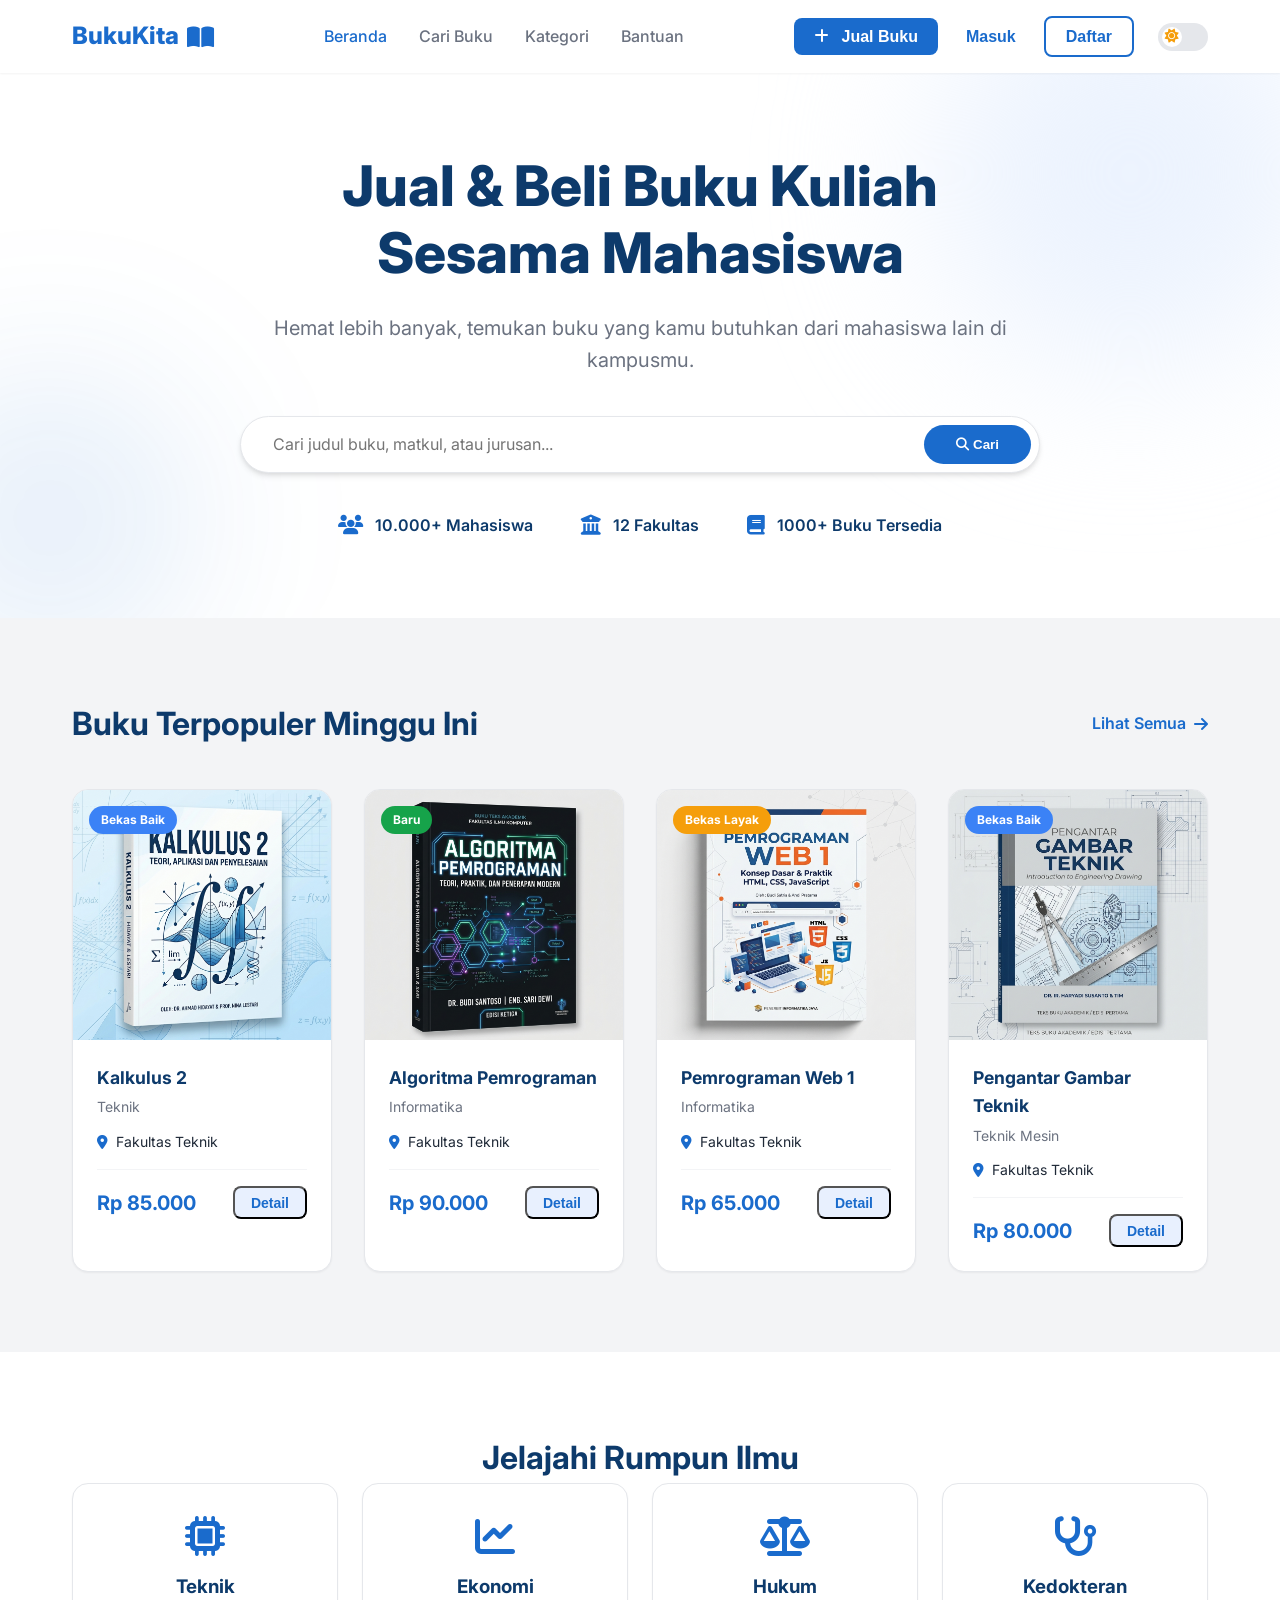
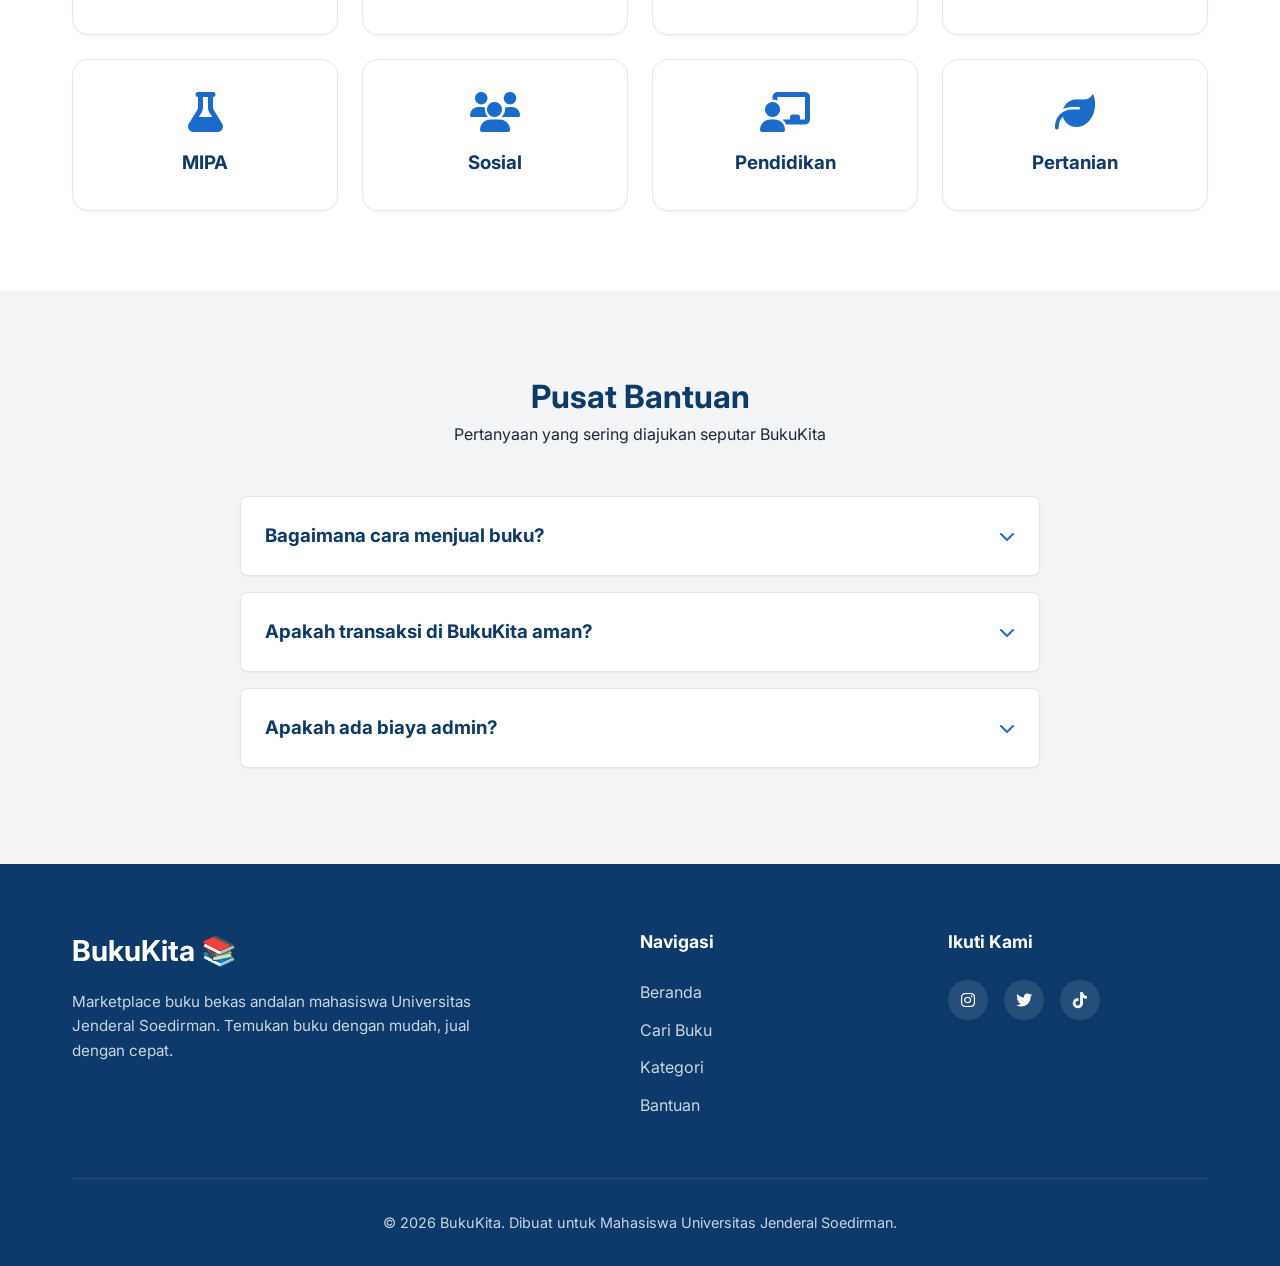
<file: index.html>
<!DOCTYPE html>
<html lang="id">

<head>
    <meta charset="UTF-8">
    <meta name="viewport" content="width=device-width, initial-scale=1.0">
    <title>BukuKita</title>
    <link rel="preconnect" href="https://fonts.googleapis.com">
    <link rel="preconnect" href="https://fonts.gstatic.com" crossorigin>
    <link href="https://fonts.googleapis.com/css2?family=Inter:wght@400;500;600;700;800&display=swap" rel="stylesheet">
    <link rel="stylesheet" href="https://cdnjs.cloudflare.com/ajax/libs/font-awesome/6.4.0/css/all.min.css">
    <link rel="stylesheet" href="style.css">
</head>

<body>
    <!-- Navbar -->
    <nav class="navbar">
        <div class="container nav-container">
            <a href="#" class="logo">BukuKita <i class="fa-solid fa-book-open"></i></a>
            <ul class="nav-links">
                <li><a href="#beranda" class="active">Beranda</a></li>
                <li><a href="#cari">Cari Buku</a></li>
                <li><a href="#kategori">Kategori</a></li>
                <li><a href="#bantuan">Bantuan</a></li>
            </ul>
            <div class="nav-buttons">
                <button class="btn btn-primary" onclick="openModal('jualModal')"><i class="fa-solid fa-plus"></i> Jual
                    Buku</button>
                <button class="btn btn-ghost" onclick="openAuthModal('login')">Masuk</button>
                <button class="btn btn-outline" onclick="openAuthModal('register')">Daftar</button>
                <div class="theme-switch-wrapper">
                    <label class="theme-switch" for="checkbox">
                        <input type="checkbox" id="checkbox" />
                        <div class="slider round">
                            <i class="fa-solid fa-sun slider-icon sun"></i>
                            <i class="fa-solid fa-moon slider-icon moon"></i>
                        </div>
                    </label>
                </div>
            </div>
            <div class="mobile-menu-btn">
                <i class="fa-solid fa-bars"></i>
            </div>
        </div>
    </nav>

    <!-- Hero Section -->
    <header class="hero" id="beranda">
        <div class="hero-shapes">
            <div class="shape shape-1"></div>
            <div class="shape shape-2"></div>
        </div>
        <div class="container hero-container">
            <div class="hero-content">
                <h1>Jual & Beli Buku Kuliah Sesama Mahasiswa</h1>
                <p>Hemat lebih banyak, temukan buku yang kamu butuhkan dari mahasiswa lain di kampusmu.</p>

                <form class="search-box" action="cari.html" method="GET">
                    <input type="text" name="q" placeholder="Cari judul buku, matkul, atau jurusan...">
                    <button type="submit" class="btn-search"><i class="fa-solid fa-search"></i> Cari</button>
                </form>

                <div class="trust-badges">
                    <div class="badge">
                        <i class="fa-solid fa-users"></i>
                        <span>10.000+ Mahasiswa</span>
                    </div>
                    <div class="badge">
                        <i class="fa-solid fa-university"></i>
                        <span>12 Fakultas</span>
                    </div>
                    <div class="badge">
                        <i class="fa-solid fa-book"></i>
                        <span>1000+ Buku Tersedia</span>
                    </div>
                </div>
            </div>
        </div>
    </header>

    <!-- Featured Books -->
    <section class="featured-books" id="cari">
        <div class="container">
            <div class="section-header">
                <h2 class="section-title">Buku Terpopuler Minggu Ini</h2>
                <a href="#" class="view-all">Lihat Semua <i class="fa-solid fa-arrow-right"></i></a>
            </div>
            <div class="book-grid">
                <!-- Book Cards -->
                <div class="book-card">
                    <div class="book-cover"><img src="assets/kalkulus.png" alt="Kalkulus 2"><span
                            class="condition-badge good">Bekas Baik</span></div>
                    <div class="book-info">
                        <h3>Kalkulus 2</h3>
                        <p class="subject">Teknik</p>
                        <p class="seller"><i class="fa-solid fa-location-dot"></i> Fakultas Teknik</p>
                        <div class="price-action">
                            <span class="price">Rp 85.000</span>
                            <button class="btn-sm">Detail</button>
                        </div>
                    </div>
                </div>
                <div class="book-card">
                    <div class="book-cover"><img src="assets/algoritma.png" alt="Algoritma Pemrograman"><span
                            class="condition-badge new">Baru</span></div>
                    <div class="book-info">
                        <h3>Algoritma Pemrograman</h3>
                        <p class="subject">Informatika</p>
                        <p class="seller"><i class="fa-solid fa-location-dot"></i> Fakultas Teknik</p>
                        <div class="price-action">
                            <span class="price">Rp 90.000</span>
                            <button class="btn-sm">Detail</button>
                        </div>
                    </div>
                </div>
                <div class="book-card">
                    <div class="book-cover"><img src="assets/web.png" alt="Pemrograman Web 1"><span
                            class="condition-badge fair">Bekas Layak</span></div>
                    <div class="book-info">
                        <h3>Pemrograman Web 1</h3>
                        <p class="subject">Informatika</p>
                        <p class="seller"><i class="fa-solid fa-location-dot"></i> Fakultas Teknik</p>
                        <div class="price-action">
                            <span class="price">Rp 65.000</span>
                            <button class="btn-sm">Detail</button>
                        </div>
                    </div>
                </div>
                <div class="book-card">
                    <div class="book-cover"><img src="assets/teknik.png" alt="Pengantar Gambar Teknik"><span
                            class="condition-badge good">Bekas Baik</span></div>
                    <div class="book-info">
                        <h3>Pengantar Gambar Teknik</h3>
                        <p class="subject">Teknik Mesin</p>
                        <p class="seller"><i class="fa-solid fa-location-dot"></i> Fakultas Teknik</p>
                        <div class="price-action">
                            <span class="price">Rp 80.000</span>
                            <button class="btn-sm">Detail</button>
                        </div>
                    </div>
                </div>
            </div>
        </div>
    </section>

    <!-- Categories -->
    <section class="categories" id="kategori">
        <div class="container">
            <h2 class="section-title text-center">Jelajahi Rumpun Ilmu</h2>
            <div class="category-grid">
                <div class="category-card"><i class="fa-solid fa-microchip"></i>
                    <h3>Teknik</h3>
                </div>
                <div class="category-card"><i class="fa-solid fa-chart-line"></i>
                    <h3>Ekonomi</h3>
                </div>
                <div class="category-card"><i class="fa-solid fa-scale-balanced"></i>
                    <h3>Hukum</h3>
                </div>
                <div class="category-card"><i class="fa-solid fa-stethoscope"></i>
                    <h3>Kedokteran</h3>
                </div>
                <div class="category-card"><i class="fa-solid fa-flask"></i>
                    <h3>MIPA</h3>
                </div>
                <div class="category-card"><i class="fa-solid fa-users"></i>
                    <h3>Sosial</h3>
                </div>
                <div class="category-card"><i class="fa-solid fa-chalkboard-user"></i>
                    <h3>Pendidikan</h3>
                </div>
                <div class="category-card"><i class="fa-solid fa-leaf"></i>
                    <h3>Pertanian</h3>
                </div>
            </div>
        </div>
    </section>

    <!-- Bantuan / FAQ -->
    <section class="faq-section" id="bantuan">
        <div class="container">
            <div class="faq-container">
                <div class="faq-header">
                    <h2 class="section-title">Pusat Bantuan</h2>
                    <p>Pertanyaan yang sering diajukan seputar BukuKita</p>
                </div>
                <div class="faq-list">
                    <div class="faq-item">
                        <div class="faq-question">
                            <h3>Bagaimana cara menjual buku?</h3>
                            <i class="fa-solid fa-chevron-down"></i>
                        </div>
                        <div class="faq-answer">
                            <p>Klik tombol "Jual Buku" di menu navigasi atas. Isi detail buku seperti judul, foto,
                                kondisi, dan harga. Buku Anda akan langsung tayang dan bisa dilihat oleh mahasiswa lain.
                            </p>
                        </div>
                    </div>
                    <div class="faq-item">
                        <div class="faq-question">
                            <h3>Apakah transaksi di BukuKita aman?</h3>
                            <i class="fa-solid fa-chevron-down"></i>
                        </div>
                        <div class="faq-answer">
                            <p>Sangat aman! Kami merekomendasikan metode COD (Cash on Delivery) di area kampus untuk
                                memastikan Anda menerima buku sesuai deskripsi sebelum membayar.</p>
                        </div>
                    </div>
                    <div class="faq-item">
                        <div class="faq-question">
                            <h3>Apakah ada biaya admin?</h3>
                            <i class="fa-solid fa-chevron-down"></i>
                        </div>
                        <div class="faq-answer">
                            <p>Tidak ada! BukuKita 100% gratis digunakan oleh mahasiswa untuk menjual dan membeli buku
                                tanpa potongan biaya admin apapun.</p>
                        </div>
                    </div>
                </div>
            </div>
        </div>
    </section>

    <!-- Footer -->
    <footer class="footer">
        <div class="container">
            <div class="footer-grid">
                <div class="footer-brand">
                    <h2>BukuKita 📚</h2>
                    <p>Marketplace buku bekas andalan mahasiswa Universitas Jenderal Soedirman. Temukan buku dengan
                        mudah, jual dengan cepat.</p>
                </div>
                <div class="footer-links">
                    <h3>Navigasi</h3>
                    <ul>
                        <li><a href="#beranda">Beranda</a></li>
                        <li><a href="#cari">Cari Buku</a></li>
                        <li><a href="#kategori">Kategori</a></li>
                        <li><a href="#bantuan">Bantuan</a></li>
                    </ul>
                </div>
                <div class="footer-social">
                    <h3>Ikuti Kami</h3>
                    <div class="social-icons">
                        <a href="#"><i class="fa-brands fa-instagram"></i></a>
                        <a href="#"><i class="fa-brands fa-twitter"></i></a>
                        <a href="#"><i class="fa-brands fa-tiktok"></i></a>
                    </div>
                </div>
            </div>
            <div class="footer-bottom">
                <p>&copy; 2026 BukuKita. Dibuat untuk Mahasiswa Universitas Jenderal Soedirman.</p>
            </div>
        </div>
    </footer>

    <!-- MODALS -->

    <!-- Auth Modal (Login / Register) -->
    <div class="modal-overlay" id="authModal">
        <div class="modal-content auth-modal">
            <span class="close-modal" onclick="closeModal('authModal')"><i class="fa-solid fa-xmark"></i></span>

            <div class="auth-tabs">
                <button class="auth-tab active" onclick="switchAuthTab('login')" id="tab-login">Masuk</button>
                <button class="auth-tab" onclick="switchAuthTab('register')" id="tab-register">Daftar</button>
            </div>

            <!-- Login Form -->
            <form class="auth-form" id="form-login">
                <div class="form-group">
                    <label>Email Kampus / Pribadi</label>
                    <input type="email" placeholder="contoh@kampus.ac.id" required>
                </div>
                <div class="form-group">
                    <label>Kata Sandi</label>
                    <input type="password" placeholder="••••••••" required>
                </div>
                <div class="form-options">
                    <label class="remember-me">
                        <input type="checkbox"> Ingat saya
                    </label>
                    <a href="#" class="forgot-password">Lupa sandi?</a>
                </div>
                <button type="submit" class="btn btn-primary btn-full">Masuk ke BukuKita</button>
            </form>

            <!-- Register Form -->
            <form class="auth-form hidden" id="form-register">
                <div class="form-group">
                    <label>Nama Lengkap</label>
                    <input type="text" placeholder="Nama sesuai KTM" required>
                </div>
                <div class="form-group">
                    <label>Universitas</label>
                    <input type="text" placeholder="Nama Kampus" required>
                </div>
                <div class="form-group">
                    <label>Email</label>
                    <input type="email" placeholder="Email aktif" required>
                </div>
                <div class="form-group">
                    <label>Kata Sandi</label>
                    <input type="password" placeholder="Buat kata sandi" required>
                </div>
                <button type="submit" class="btn btn-primary btn-full">Daftar Akun Baru</button>
            </form>
        </div>
    </div>

    <!-- Jual Buku Modal -->
    <div class="modal-overlay" id="jualModal">
        <div class="modal-content jual-modal">
            <span class="close-modal" onclick="closeModal('jualModal')"><i class="fa-solid fa-xmark"></i></span>

            <div class="modal-header">
                <h2>Jual Buku Kuliahmu</h2>
                <p>Isi detail buku di bawah ini agar mudah ditemukan pembeli.</p>
            </div>

            <form class="jual-form">
                <!-- Image Upload -->
                <div class="image-upload-box">
                    <i class="fa-solid fa-cloud-arrow-up"></i>
                    <p><strong>Klik untuk upload</strong> atau drag and drop</p>
                    <p class="text-sm">PNG, JPG up to 5MB</p>
                </div>

                <div class="form-row">
                    <div class="form-group half">
                        <label>Judul Buku</label>
                        <input type="text" placeholder="Contoh: Kalkulus Edisi 9" required>
                    </div>
                    <div class="form-group half">
                        <label>Rumpun Ilmu</label>
                        <select required>
                            <option value="" disabled selected>Pilih kategori...</option>
                            <option>Teknik</option>
                            <option>Ekonomi / Bisnis</option>
                            <option>Hukum</option>
                            <option>Kedokteran / Kesehatan</option>
                            <option>Sosial / Politik</option>
                            <option>Lainnya</option>
                        </select>
                    </div>
                </div>

                <div class="form-group">
                    <label>Kondisi Buku</label>
                    <div class="condition-options">
                        <label class="condition-radio">
                            <input type="radio" name="kondisi" value="baru" checked>
                            <span class="radio-btn new">Baru</span>
                        </label>
                        <label class="condition-radio">
                            <input type="radio" name="kondisi" value="baik">
                            <span class="radio-btn good">Bekas Baik</span>
                        </label>
                        <label class="condition-radio">
                            <input type="radio" name="kondisi" value="layak">
                            <span class="radio-btn fair">Bekas Layak</span>
                        </label>
                    </div>
                </div>

                <div class="form-group">
                    <label>Harga Jual (Rp)</label>
                    <input type="number" placeholder="Contoh: 85000" required>
                </div>

                <div class="form-group">
                    <label>Catatan Tambahan (Opsional)</label>
                    <textarea placeholder="Contoh: Ada sedikit coretan stabilo di bab 1-3..." rows="3"></textarea>
                </div>

                <button type="button" class="btn btn-primary btn-full btn-lg"
                    onclick="alert('Buku berhasil diposting!')">Posting Buku Sekarang</button>
            </form>
        </div>
    </div>

    <script src="script.js"></script>
</body>

</html>
</file>
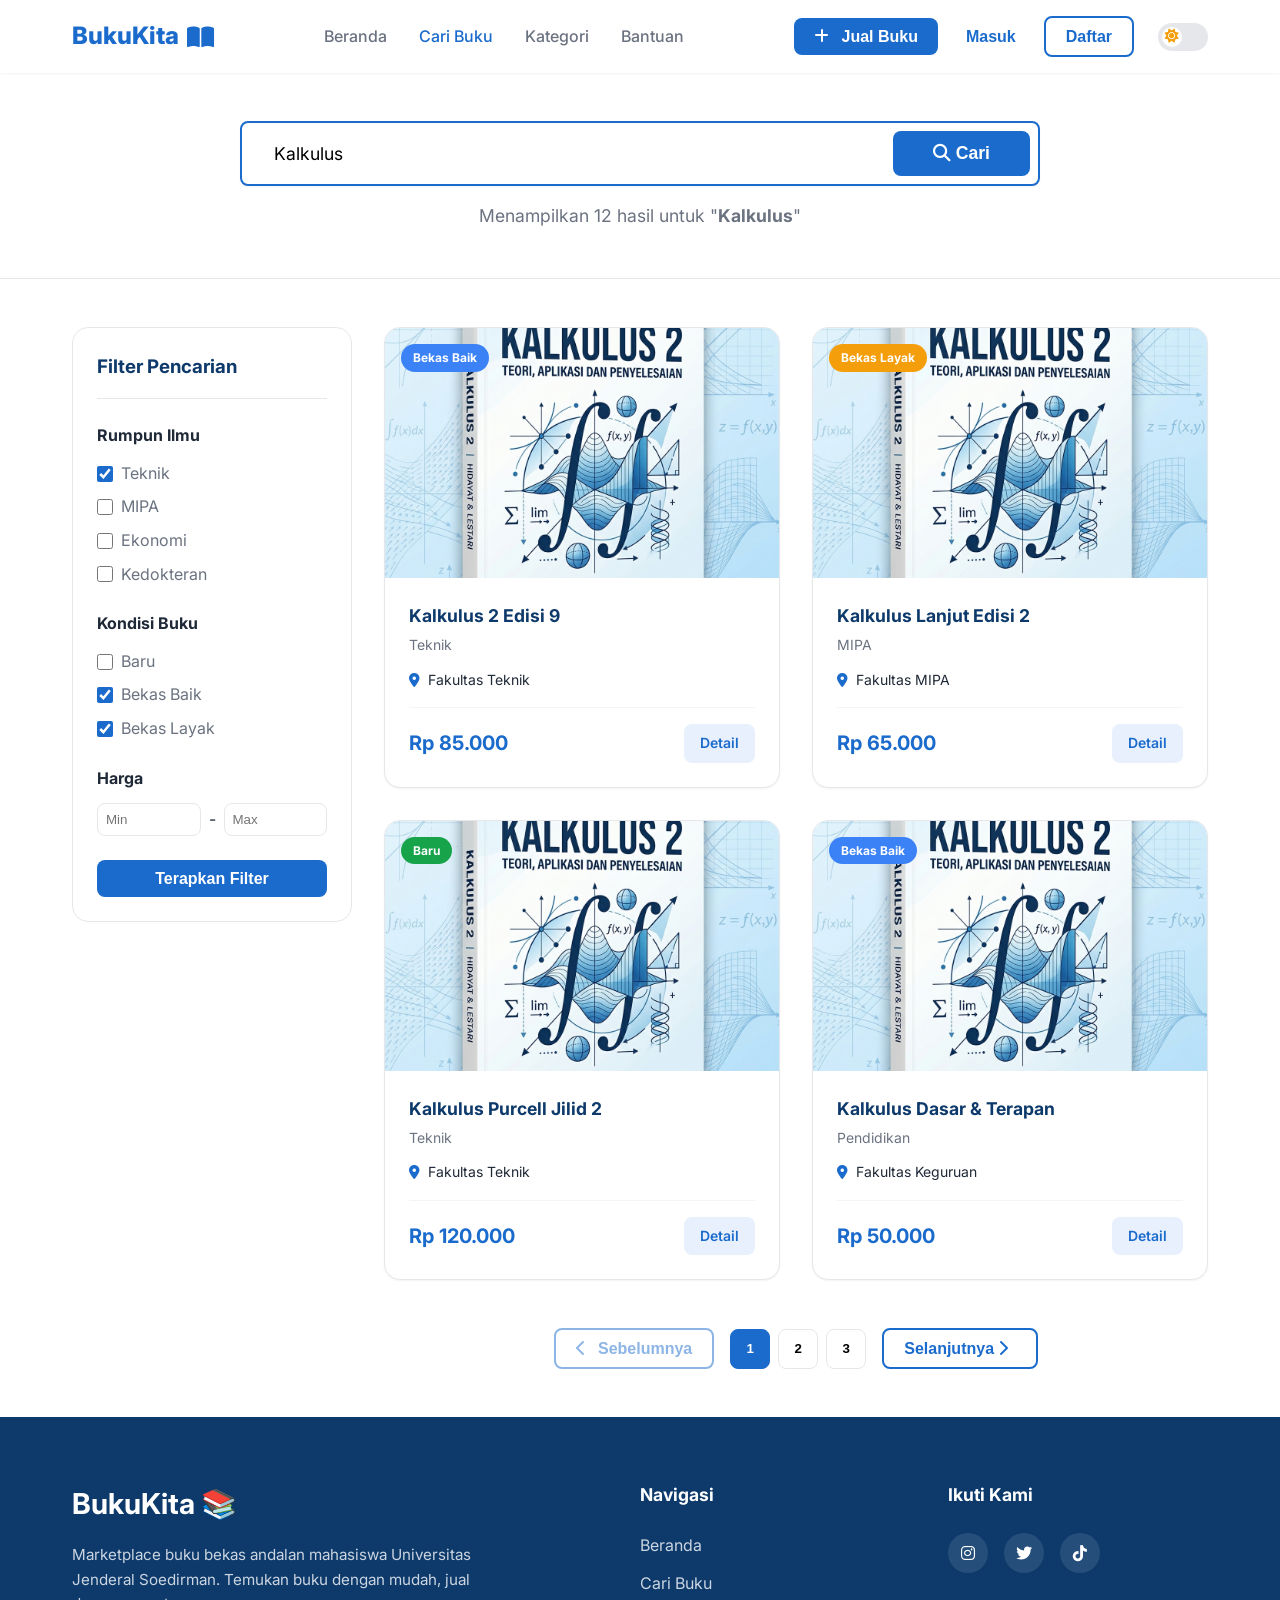
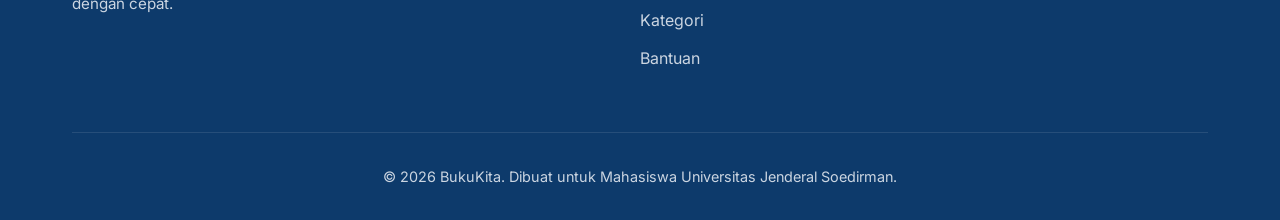
<file: cari.html>
<!DOCTYPE html>
<html lang="id">

<head>
    <meta charset="UTF-8">
    <meta name="viewport" content="width=device-width, initial-scale=1.0">
    <title>Hasil Pencarian | BukuKita</title>
    <link rel="preconnect" href="https://fonts.googleapis.com">
    <link rel="preconnect" href="https://fonts.gstatic.com" crossorigin>
    <link href="https://fonts.googleapis.com/css2?family=Inter:wght@400;500;600;700;800&display=swap" rel="stylesheet">
    <link rel="stylesheet" href="https://cdnjs.cloudflare.com/ajax/libs/font-awesome/6.4.0/css/all.min.css">
    <link rel="stylesheet" href="style.css">
</head>

<body>
    <!-- Navbar -->
    <nav class="navbar">
        <div class="container nav-container">
            <a href="index.html" class="logo">BukuKita <i class="fa-solid fa-book-open"></i></a>
            <ul class="nav-links">
                <li><a href="index.html">Beranda</a></li>
                <li><a href="cari.html" class="active">Cari Buku</a></li>
                <li><a href="index.html#kategori">Kategori</a></li>
                <li><a href="index.html#bantuan">Bantuan</a></li>
            </ul>
            <div class="nav-buttons">
                <button class="btn btn-primary" onclick="openModal('jualModal')"><i class="fa-solid fa-plus"></i> Jual
                    Buku</button>
                <button class="btn btn-ghost" onclick="openAuthModal('login')">Masuk</button>
                <button class="btn btn-outline" onclick="openAuthModal('register')">Daftar</button>
                <div class="theme-switch-wrapper">
                    <label class="theme-switch" for="checkbox">
                        <input type="checkbox" id="checkbox" />
                        <div class="slider round">
                            <i class="fa-solid fa-sun slider-icon sun"></i>
                            <i class="fa-solid fa-moon slider-icon moon"></i>
                        </div>
                    </label>
                </div>
            </div>
            <div class="mobile-menu-btn">
                <i class="fa-solid fa-bars"></i>
            </div>
        </div>
    </nav>

    <!-- Search Header -->
    <section class="search-header">
        <div class="container">
            <form class="search-box-large" action="cari.html" method="GET">
                <input type="text" name="q" placeholder="Cari judul buku, matkul, atau jurusan..." value="Kalkulus" id="searchInput">
                <button type="submit" class="btn-search-large"><i class="fa-solid fa-search"></i> Cari</button>
            </form>
            <p class="search-result-text">Menampilkan 12 hasil untuk "<strong>Kalkulus</strong>"</p>
        </div>
    </section>

    <!-- Search Layout -->
    <section class="search-layout container">
        <!-- Sidebar Filters -->
        <aside class="sidebar-filter">
            <div class="filter-box">
                <h3>Filter Pencarian</h3>
                
                <div class="filter-group">
                    <h4>Rumpun Ilmu</h4>
                    <label class="filter-option"><input type="checkbox" checked> Teknik</label>
                    <label class="filter-option"><input type="checkbox"> MIPA</label>
                    <label class="filter-option"><input type="checkbox"> Ekonomi</label>
                    <label class="filter-option"><input type="checkbox"> Kedokteran</label>
                </div>

                <div class="filter-group">
                    <h4>Kondisi Buku</h4>
                    <label class="filter-option"><input type="checkbox"> Baru</label>
                    <label class="filter-option"><input type="checkbox" checked> Bekas Baik</label>
                    <label class="filter-option"><input type="checkbox" checked> Bekas Layak</label>
                </div>

                <div class="filter-group">
                    <h4>Harga</h4>
                    <div class="price-range">
                        <input type="number" placeholder="Min" class="price-input">
                        <span>-</span>
                        <input type="number" placeholder="Max" class="price-input">
                    </div>
                </div>

                <button class="btn btn-primary btn-full">Terapkan Filter</button>
            </div>
        </aside>

        <!-- Search Results Grid -->
        <div class="search-results">
            <div class="book-grid">
                <!-- Book Card -->
                <div class="book-card">
                    <div class="book-cover"><img src="assets/kalkulus.png" alt="Kalkulus 2"><span
                            class="condition-badge good">Bekas Baik</span></div>
                    <div class="book-info">
                        <h3>Kalkulus 2 Edisi 9</h3>
                        <p class="subject">Teknik</p>
                        <p class="seller"><i class="fa-solid fa-location-dot"></i> Fakultas Teknik</p>
                        <div class="price-action">
                            <span class="price">Rp 85.000</span>
                            <a href="detail.html" class="btn btn-sm" style="padding: 0.5rem 1rem;">Detail</a>
                        </div>
                    </div>
                </div>
                <!-- Book Card -->
                <div class="book-card">
                    <div class="book-cover"><img src="assets/kalkulus.png" alt="Kalkulus Lanjut"><span
                            class="condition-badge fair">Bekas Layak</span></div>
                    <div class="book-info">
                        <h3>Kalkulus Lanjut Edisi 2</h3>
                        <p class="subject">MIPA</p>
                        <p class="seller"><i class="fa-solid fa-location-dot"></i> Fakultas MIPA</p>
                        <div class="price-action">
                            <span class="price">Rp 65.000</span>
                            <a href="detail.html" class="btn btn-sm" style="padding: 0.5rem 1rem;">Detail</a>
                        </div>
                    </div>
                </div>
                <!-- Book Card -->
                <div class="book-card">
                    <div class="book-cover"><img src="assets/kalkulus.png" alt="Kalkulus Purcell"><span
                            class="condition-badge new">Baru</span></div>
                    <div class="book-info">
                        <h3>Kalkulus Purcell Jilid 2</h3>
                        <p class="subject">Teknik</p>
                        <p class="seller"><i class="fa-solid fa-location-dot"></i> Fakultas Teknik</p>
                        <div class="price-action">
                            <span class="price">Rp 120.000</span>
                            <a href="detail.html" class="btn btn-sm" style="padding: 0.5rem 1rem;">Detail</a>
                        </div>
                    </div>
                </div>
                 <!-- Book Card -->
                 <div class="book-card">
                    <div class="book-cover"><img src="assets/kalkulus.png" alt="Kalkulus Dasar"><span
                            class="condition-badge good">Bekas Baik</span></div>
                    <div class="book-info">
                        <h3>Kalkulus Dasar & Terapan</h3>
                        <p class="subject">Pendidikan</p>
                        <p class="seller"><i class="fa-solid fa-location-dot"></i> Fakultas Keguruan</p>
                        <div class="price-action">
                            <span class="price">Rp 50.000</span>
                            <a href="detail.html" class="btn btn-sm" style="padding: 0.5rem 1rem;">Detail</a>
                        </div>
                    </div>
                </div>
            </div>
            
            <div class="pagination">
                <button class="btn btn-outline" disabled><i class="fa-solid fa-chevron-left"></i> Sebelumnya</button>
                <div class="page-numbers">
                    <button class="page-num active">1</button>
                    <button class="page-num">2</button>
                    <button class="page-num">3</button>
                </div>
                <button class="btn btn-outline">Selanjutnya <i class="fa-solid fa-chevron-right"></i></button>
            </div>
        </div>
    </section>

    <!-- Footer -->
    <footer class="footer">
        <div class="container">
            <div class="footer-grid">
                <div class="footer-brand">
                    <h2>BukuKita 📚</h2>
                    <p>Marketplace buku bekas andalan mahasiswa Universitas Jenderal Soedirman. Temukan buku dengan
                        mudah, jual dengan cepat.</p>
                </div>
                <div class="footer-links">
                    <h3>Navigasi</h3>
                    <ul>
                        <li><a href="index.html">Beranda</a></li>
                        <li><a href="cari.html">Cari Buku</a></li>
                        <li><a href="index.html#kategori">Kategori</a></li>
                        <li><a href="index.html#bantuan">Bantuan</a></li>
                    </ul>
                </div>
                <div class="footer-social">
                    <h3>Ikuti Kami</h3>
                    <div class="social-icons">
                        <a href="#"><i class="fa-brands fa-instagram"></i></a>
                        <a href="#"><i class="fa-brands fa-twitter"></i></a>
                        <a href="#"><i class="fa-brands fa-tiktok"></i></a>
                    </div>
                </div>
            </div>
            <div class="footer-bottom">
                <p>&copy; 2026 BukuKita. Dibuat untuk Mahasiswa Universitas Jenderal Soedirman.</p>
            </div>
        </div>
    </footer>

    <!-- Modals (Copied from index) -->
    <!-- Auth Modal (Login / Register) -->
    <div class="modal-overlay" id="authModal">
        <div class="modal-content auth-modal">
            <span class="close-modal" onclick="closeModal('authModal')"><i class="fa-solid fa-xmark"></i></span>
            
            <div class="auth-tabs">
                <button class="auth-tab active" onclick="switchAuthTab('login')" id="tab-login">Masuk</button>
                <button class="auth-tab" onclick="switchAuthTab('register')" id="tab-register">Daftar</button>
            </div>

            <!-- Login Form -->
            <form class="auth-form" id="form-login">
                <div class="form-group">
                    <label>Email Kampus / Pribadi</label>
                    <input type="email" placeholder="contoh@kampus.ac.id" required>
                </div>
                <div class="form-group">
                    <label>Kata Sandi</label>
                    <input type="password" placeholder="••••••••" required>
                </div>
                <div class="form-options">
                    <label class="remember-me">
                        <input type="checkbox"> Ingat saya
                    </label>
                    <a href="#" class="forgot-password">Lupa sandi?</a>
                </div>
                <button type="submit" class="btn btn-primary btn-full">Masuk ke BukuKita</button>
            </form>

            <!-- Register Form -->
            <form class="auth-form hidden" id="form-register">
                <div class="form-group">
                    <label>Nama Lengkap</label>
                    <input type="text" placeholder="Nama sesuai KTM" required>
                </div>
                <div class="form-group">
                    <label>Universitas</label>
                    <input type="text" placeholder="Nama Kampus" required>
                </div>
                <div class="form-group">
                    <label>Email</label>
                    <input type="email" placeholder="Email aktif" required>
                </div>
                <div class="form-group">
                    <label>Kata Sandi</label>
                    <input type="password" placeholder="Buat kata sandi" required>
                </div>
                <button type="submit" class="btn btn-primary btn-full">Daftar Akun Baru</button>
            </form>
        </div>
    </div>

    <!-- Jual Buku Modal -->
    <div class="modal-overlay" id="jualModal">
        <div class="modal-content jual-modal">
            <span class="close-modal" onclick="closeModal('jualModal')"><i class="fa-solid fa-xmark"></i></span>
            
            <div class="modal-header">
                <h2>Jual Buku Kuliahmu</h2>
                <p>Isi detail buku di bawah ini agar mudah ditemukan pembeli.</p>
            </div>

            <form class="jual-form">
                <!-- Image Upload -->
                <div class="image-upload-box">
                    <i class="fa-solid fa-cloud-arrow-up"></i>
                    <p><strong>Klik untuk upload</strong> atau drag and drop</p>
                    <p class="text-sm">PNG, JPG up to 5MB</p>
                </div>

                <div class="form-row">
                    <div class="form-group half">
                        <label>Judul Buku</label>
                        <input type="text" placeholder="Contoh: Kalkulus Edisi 9" required>
                    </div>
                    <div class="form-group half">
                        <label>Rumpun Ilmu</label>
                        <select required>
                            <option value="" disabled selected>Pilih kategori...</option>
                            <option>Teknik</option>
                            <option>Ekonomi / Bisnis</option>
                            <option>Hukum</option>
                            <option>Kedokteran / Kesehatan</option>
                            <option>Sosial / Politik</option>
                            <option>Lainnya</option>
                        </select>
                    </div>
                </div>

                <div class="form-group">
                    <label>Kondisi Buku</label>
                    <div class="condition-options">
                        <label class="condition-radio">
                            <input type="radio" name="kondisi" value="baru" checked>
                            <span class="radio-btn new">Baru</span>
                        </label>
                        <label class="condition-radio">
                            <input type="radio" name="kondisi" value="baik">
                            <span class="radio-btn good">Bekas Baik</span>
                        </label>
                        <label class="condition-radio">
                            <input type="radio" name="kondisi" value="layak">
                            <span class="radio-btn fair">Bekas Layak</span>
                        </label>
                    </div>
                </div>

                <div class="form-group">
                    <label>Harga Jual (Rp)</label>
                    <input type="number" placeholder="Contoh: 85000" required>
                </div>

                <div class="form-group">
                    <label>Catatan Tambahan (Opsional)</label>
                    <textarea placeholder="Contoh: Ada sedikit coretan stabilo di bab 1-3..." rows="3"></textarea>
                </div>

                <button type="button" class="btn btn-primary btn-full btn-lg"
                    onclick="alert('Buku berhasil diposting!')">Posting Buku Sekarang</button>
            </form>
        </div>
    </div>

    <script src="script.js"></script>
    <script>
        // Simple script to get URL params for search
        document.addEventListener('DOMContentLoaded', () => {
            const params = new URLSearchParams(window.location.search);
            const query = params.get('q');
            if (query) {
                document.getElementById('searchInput').value = query;
                document.querySelector('.search-result-text').innerHTML = `Menampilkan hasil untuk "<strong>${query}</strong>"`;
            }
        });
    </script>
</body>

</html>
</file>
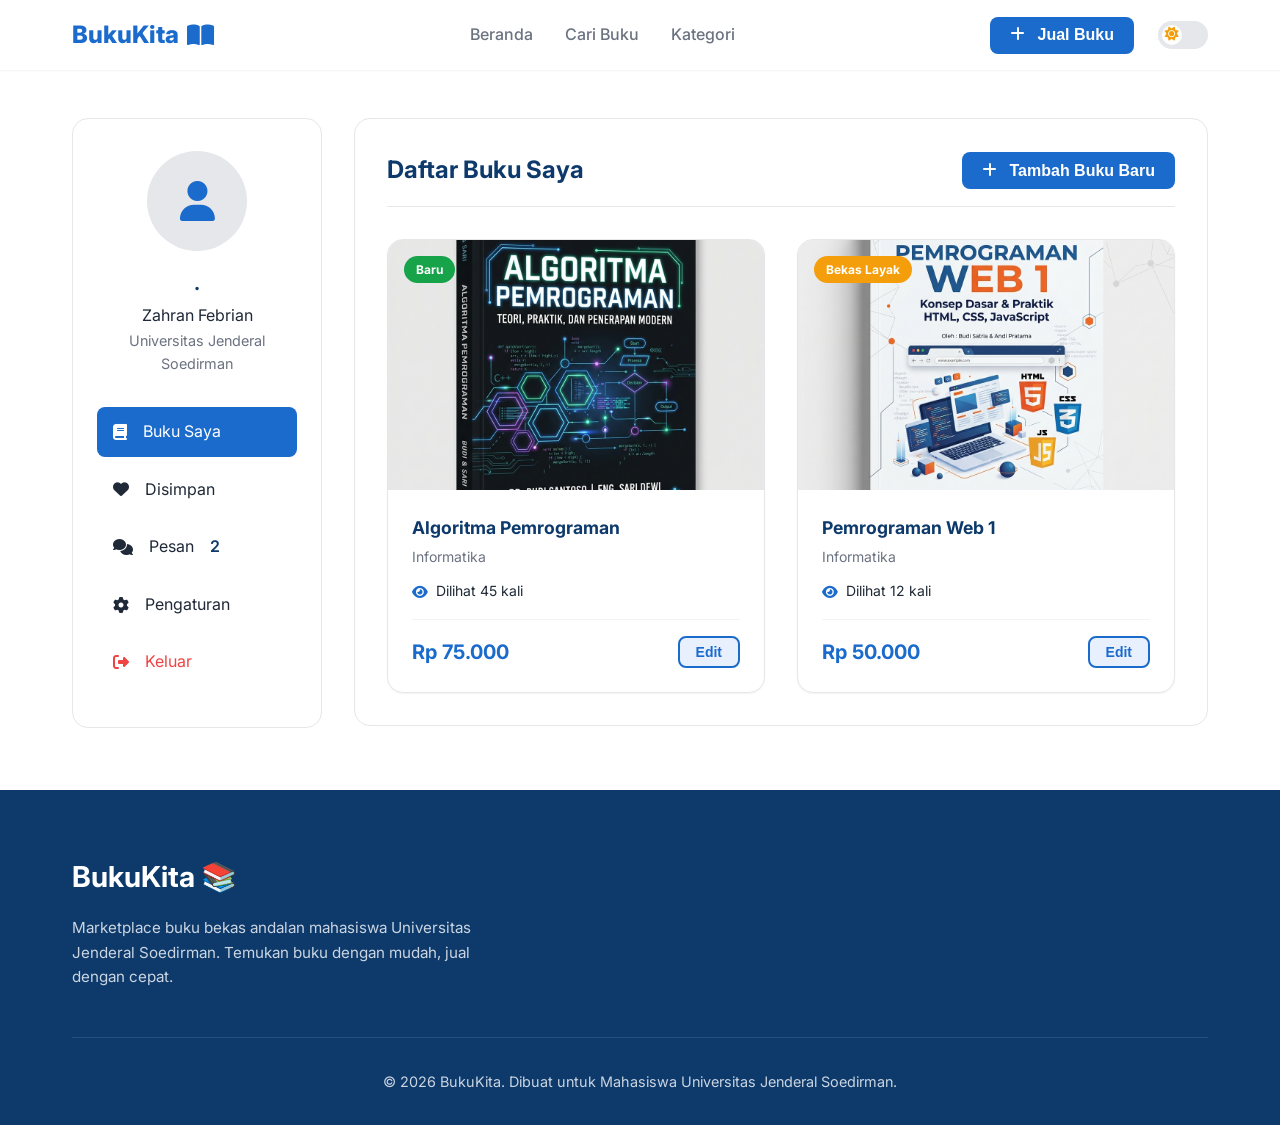
<file: dashboard.html>
<!DOCTYPE html>
<html lang="id">

<head>
    <meta charset="UTF-8">
    <meta name="viewport" content="width=device-width, initial-scale=1.0">
    <title>Dashboard Mahasiswa | BukuKita</title>
    <link rel="preconnect" href="https://fonts.googleapis.com">
    <link rel="preconnect" href="https://fonts.gstatic.com" crossorigin>
    <link href="https://fonts.googleapis.com/css2?family=Inter:wght@400;500;600;700;800&display=swap" rel="stylesheet">
    <link rel="stylesheet" href="https://cdnjs.cloudflare.com/ajax/libs/font-awesome/6.4.0/css/all.min.css">
    <link rel="stylesheet" href="style.css">
    <style>
        .dashboard-layout {
            display: flex;
            gap: 2rem;
            padding: 3rem 2rem;
            align-items: flex-start;
            min-height: 80vh;
        }

        .dashboard-sidebar {
            flex: 0 0 250px;
            background-color: var(--white);
            border: 1px solid var(--gray-border);
            border-radius: var(--radius-lg);
            padding: 2rem 1.5rem;
            text-align: center;
        }

        .profile-pic {
            width: 100px;
            height: 100px;
            border-radius: 50%;
            background-color: var(--gray-border);
            margin: 0 auto 1rem;
            display: flex;
            align-items: center;
            justify-content: center;
            font-size: 2.5rem;
            color: var(--primary-blue);
        }

        .profile-name {
            font-size: 1.25rem;
            color: var(--dark-blue);
            margin-bottom: 0.25rem;
        }

        .profile-campus {
            color: var(--gray-text);
            font-size: 0.9rem;
            margin-bottom: 2rem;
        }

        .dashboard-menu {
            list-style: none;
            text-align: left;
        }

        .dashboard-menu li {
            margin-bottom: 0.5rem;
        }

        .dashboard-menu a {
            display: flex;
            align-items: center;
            gap: 1rem;
            padding: 0.75rem 1rem;
            color: var(--text-dark);
            border-radius: var(--radius-md);
            transition: var(--transition);
        }

        .dashboard-menu a:hover,
        .dashboard-menu a.active {
            background-color: var(--primary-blue);
            color: var(--white);
        }

        .dashboard-content {
            flex: 1;
            background-color: var(--white);
            border: 1px solid var(--gray-border);
            border-radius: var(--radius-lg);
            padding: 2rem;
        }

        .dashboard-header {
            display: flex;
            justify-content: space-between;
            align-items: center;
            margin-bottom: 2rem;
            padding-bottom: 1rem;
            border-bottom: 1px solid var(--gray-border);
        }

        .dashboard-header h2 {
            color: var(--dark-blue);
        }

        .empty-state {
            text-align: center;
            padding: 4rem 0;
            color: var(--gray-text);
        }

        .empty-state i {
            font-size: 4rem;
            color: var(--gray-border);
            margin-bottom: 1rem;
        }
    </style>
</head>

<body>
    <!-- Navbar -->
    <nav class="navbar">
        <div class="container nav-container">
            <a href="index.html" class="logo">BukuKita <i class="fa-solid fa-book-open"></i></a>
            <ul class="nav-links">
                <li><a href="index.html">Beranda</a></li>
                <li><a href="cari.html">Cari Buku</a></li>
                <li><a href="index.html#kategori">Kategori</a></li>
            </ul>
            <div class="nav-buttons">
                <button class="btn btn-primary" onclick="openModal('jualModal')"><i class="fa-solid fa-plus"></i> Jual
                    Buku</button>
                <div class="theme-switch-wrapper">
                    <label class="theme-switch" for="checkbox">
                        <input type="checkbox" id="checkbox" />
                        <div class="slider round">
                            <i class="fa-solid fa-sun slider-icon sun"></i>
                            <i class="fa-solid fa-moon slider-icon moon"></i>
                        </div>
                    </label>
                </div>
            </div>
            <div class="mobile-menu-btn">
                <i class="fa-solid fa-bars"></i>
            </div>
        </div>
    </nav>

    <!-- Dashboard Layout -->
    <section class="dashboard-layout container">
        <aside class="dashboard-sidebar">
            <div class="profile-pic">
                <i class="fa-solid fa-user"></i>
            </div>
            <h3 class="profile-name">.</h3>Zahran Febrian</h3>
            <p class="profile-campus">Universitas Jenderal Soedirman</p>

            <ul class="dashboard-menu">
                <li><a href="#" class="active"><i class="fa-solid fa-book"></i> Buku Saya</a></li>
                <li><a href="#"><i class="fa-solid fa-heart"></i> Disimpan</a></li>
                <li><a href="#"><i class="fa-solid fa-comments"></i> Pesan <span class="badge">2</span></a></li>
                <li><a href="#"><i class="fa-solid fa-gear"></i> Pengaturan</a></li>
                <li><a href="index.html" style="color: #ef4444;"><i class="fa-solid fa-right-from-bracket"></i>
                        Keluar</a></li>
            </ul>
        </aside>

        <main class="dashboard-content">
            <div class="dashboard-header">
                <h2>Daftar Buku Saya</h2>
                <button class="btn btn-primary" onclick="openModal('jualModal')"><i class="fa-solid fa-plus"></i> Tambah
                    Buku Baru</button>
            </div>

            <div class="book-grid">
                <!-- Book Card -->
                <div class="book-card">
                    <div class="book-cover"><img src="assets/algoritma.png" alt="Algoritma"><span
                            class="condition-badge new">Baru</span></div>
                    <div class="book-info">
                        <h3>Algoritma Pemrograman</h3>
                        <p class="subject">Informatika</p>
                        <p class="seller"><i class="fa-solid fa-eye"></i> Dilihat 45 kali</p>
                        <div class="price-action">
                            <span class="price">Rp 75.000</span>
                            <button class="btn-sm btn-outline">Edit</button>
                        </div>
                    </div>
                </div>
                <!-- Book Card -->
                <div class="book-card">
                    <div class="book-cover"><img src="assets/web.png" alt="Pemrograman Web 1"><span
                            class="condition-badge fair">Bekas Layak</span></div>
                    <div class="book-info">
                        <h3>Pemrograman Web 1</h3>
                        <p class="subject">Informatika</p>
                        <p class="seller"><i class="fa-solid fa-eye"></i> Dilihat 12 kali</p>
                        <div class="price-action">
                            <span class="price">Rp 50.000</span>
                            <button class="btn-sm btn-outline">Edit</button>
                        </div>
                    </div>
                </div>
            </div>
        </main>
    </section>

    <!-- Footer -->
    <footer class="footer">
        <div class="container">
            <div class="footer-grid">
                <div class="footer-brand">
                    <h2>BukuKita 📚</h2>
                    <p>Marketplace buku bekas andalan mahasiswa Universitas Jenderal Soedirman. Temukan buku dengan
                        mudah, jual dengan cepat.</p>
                </div>
            </div>
            <div class="footer-bottom">
                <p>&copy; 2026 BukuKita. Dibuat untuk Mahasiswa Universitas Jenderal Soedirman.</p>
            </div>
        </div>
    </footer>

    <!-- Jual Buku Modal (Copied) -->
    <div class="modal-overlay" id="jualModal">
        <div class="modal-content jual-modal">
            <span class="close-modal" onclick="closeModal('jualModal')"><i class="fa-solid fa-xmark"></i></span>

            <div class="modal-header">
                <h2>Jual Buku Kuliahmu</h2>
                <p>Isi detail buku di bawah ini agar mudah ditemukan pembeli.</p>
            </div>

            <form class="jual-form">
                <!-- Image Upload -->
                <div class="image-upload-box">
                    <i class="fa-solid fa-cloud-arrow-up"></i>
                    <p><strong>Klik untuk upload</strong> atau drag and drop</p>
                    <p class="text-sm">PNG, JPG up to 5MB</p>
                </div>

                <div class="form-row">
                    <div class="form-group half">
                        <label>Judul Buku</label>
                        <input type="text" placeholder="Contoh: Kalkulus Edisi 9" required>
                    </div>
                    <div class="form-group half">
                        <label>Rumpun Ilmu</label>
                        <select required>
                            <option value="" disabled selected>Pilih kategori...</option>
                            <option>Teknik</option>
                            <option>Ekonomi / Bisnis</option>
                            <option>Hukum</option>
                            <option>Lainnya</option>
                        </select>
                    </div>
                </div>

                <div class="form-group">
                    <label>Harga Jual (Rp)</label>
                    <input type="number" placeholder="Contoh: 85000" required>
                </div>

                <button type="button" class="btn btn-primary btn-full btn-lg"
                    onclick="alert('Buku berhasil diposting!')">Posting Buku Sekarang</button>
            </form>
        </div>
    </div>

    <script src="script.js"></script>
</body>

</html>
</file>
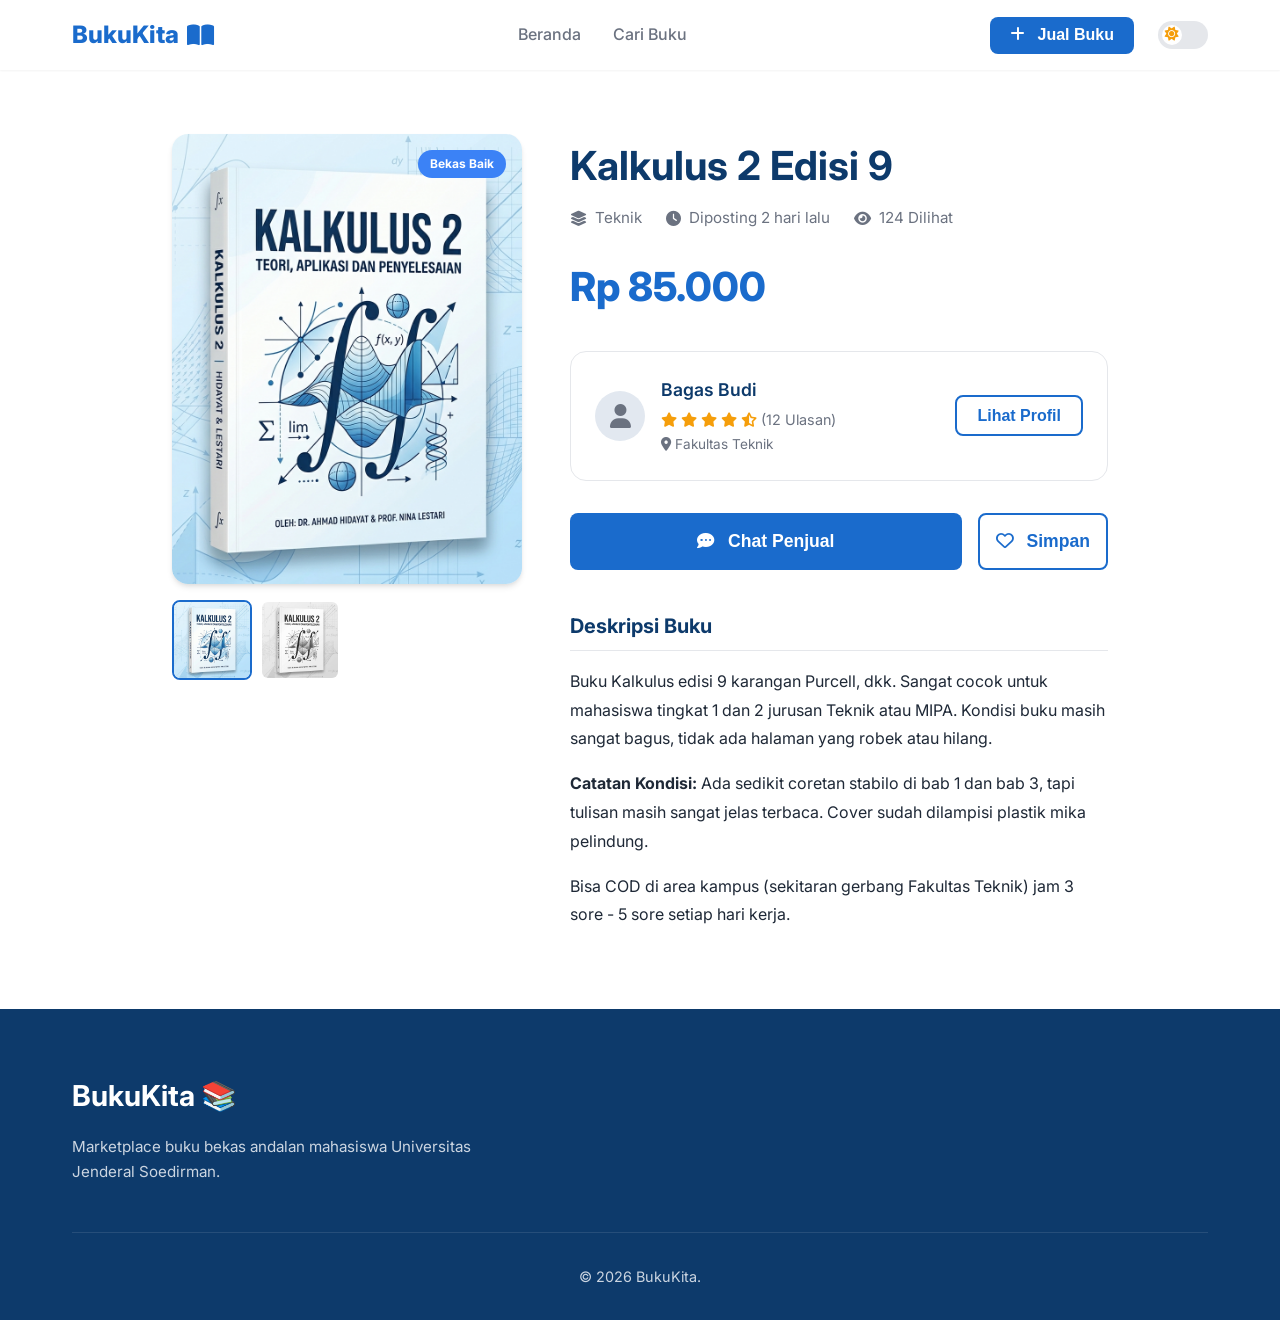
<file: detail.html>
<!DOCTYPE html>
<html lang="id">

<head>
    <meta charset="UTF-8">
    <meta name="viewport" content="width=device-width, initial-scale=1.0">
    <title>Detail Buku | BukuKita</title>
    <link rel="preconnect" href="https://fonts.googleapis.com">
    <link rel="preconnect" href="https://fonts.gstatic.com" crossorigin>
    <link href="https://fonts.googleapis.com/css2?family=Inter:wght@400;500;600;700;800&display=swap" rel="stylesheet">
    <link rel="stylesheet" href="https://cdnjs.cloudflare.com/ajax/libs/font-awesome/6.4.0/css/all.min.css">
    <link rel="stylesheet" href="style.css">
    <style>
        .detail-layout {
            display: flex;
            gap: 3rem;
            padding: 4rem 2rem;
            max-width: 1000px;
            margin: 0 auto;
        }

        .book-gallery {
            flex: 0 0 350px;
        }

        .main-image {
            width: 100%;
            height: 450px;
            border-radius: var(--radius-lg);
            overflow: hidden;
            box-shadow: var(--shadow-md);
            margin-bottom: 1rem;
            position: relative;
        }

        .main-image img {
            width: 100%;
            height: 100%;
            object-fit: cover;
        }

        .thumbnail-grid {
            display: flex;
            gap: 0.5rem;
        }

        .thumbnail {
            width: 80px;
            height: 80px;
            border-radius: var(--radius-md);
            overflow: hidden;
            cursor: pointer;
            border: 2px solid transparent;
            transition: var(--transition);
        }

        .thumbnail:hover,
        .thumbnail.active {
            border-color: var(--primary-blue);
        }

        .thumbnail img {
            width: 100%;
            height: 100%;
            object-fit: cover;
        }

        .book-details {
            flex: 1;
        }

        .book-details h1 {
            font-size: 2.5rem;
            color: var(--dark-blue);
            margin-bottom: 0.5rem;
        }

        .book-meta {
            display: flex;
            gap: 1.5rem;
            color: var(--gray-text);
            margin-bottom: 1.5rem;
            font-size: 0.95rem;
        }

        .book-meta span {
            display: flex;
            align-items: center;
            gap: 0.5rem;
        }

        .book-price {
            font-size: 2.5rem;
            font-weight: 800;
            color: var(--primary-blue);
            margin-bottom: 2rem;
        }

        .seller-card {
            background-color: var(--white);
            border: 1px solid var(--gray-border);
            border-radius: var(--radius-lg);
            padding: 1.5rem;
            display: flex;
            align-items: center;
            justify-content: space-between;
            margin-bottom: 2rem;
        }

        .seller-info {
            display: flex;
            align-items: center;
            gap: 1rem;
        }

        .seller-avatar {
            width: 50px;
            height: 50px;
            border-radius: 50%;
            background-color: #e2e8f0;
            display: flex;
            align-items: center;
            justify-content: center;
            font-size: 1.5rem;
            color: var(--gray-text);
        }

        .seller-name {
            font-weight: 600;
            color: var(--dark-blue);
            font-size: 1.1rem;
        }

        .seller-rating {
            color: #f59e0b;
            font-size: 0.9rem;
            margin-top: 0.25rem;
        }

        .action-buttons {
            display: flex;
            gap: 1rem;
            margin-bottom: 2.5rem;
        }

        .btn-large {
            flex: 1;
            padding: 1rem;
            font-size: 1.1rem;
            font-weight: 700;
        }

        .book-description h3 {
            font-size: 1.25rem;
            color: var(--dark-blue);
            margin-bottom: 1rem;
            padding-bottom: 0.5rem;
            border-bottom: 1px solid var(--gray-border);
        }

        .book-description p {
            line-height: 1.8;
            color: var(--text-dark);
            margin-bottom: 1rem;
        }

        @media (max-width: 768px) {
            .detail-layout {
                flex-direction: column;
            }

            .book-gallery {
                flex: none;
                width: 100%;
            }

            .action-buttons {
                flex-direction: column;
            }
        }
    </style>
</head>

<body>
    <!-- Navbar -->
    <nav class="navbar">
        <div class="container nav-container">
            <a href="index.html" class="logo">BukuKita <i class="fa-solid fa-book-open"></i></a>
            <ul class="nav-links">
                <li><a href="index.html">Beranda</a></li>
                <li><a href="cari.html">Cari Buku</a></li>
            </ul>
            <div class="nav-buttons">
                <button class="btn btn-primary" onclick="openModal('jualModal')"><i class="fa-solid fa-plus"></i> Jual
                    Buku</button>
                <div class="theme-switch-wrapper">
                    <label class="theme-switch" for="checkbox">
                        <input type="checkbox" id="checkbox" />
                        <div class="slider round">
                            <i class="fa-solid fa-sun slider-icon sun"></i>
                            <i class="fa-solid fa-moon slider-icon moon"></i>
                        </div>
                    </label>
                </div>
            </div>
        </div>
    </nav>

    <!-- Detail Layout -->
    <section class="detail-layout">
        <div class="book-gallery">
            <div class="main-image">
                <img src="assets/kalkulus.png" alt="Kalkulus 2">
                <span class="condition-badge good"
                    style="position: absolute; top: 1rem; right: 1rem; z-index: 10;">Bekas Baik</span>
            </div>
            <div class="thumbnail-grid">
                <div class="thumbnail active"><img src="assets/kalkulus.png" alt="Thumb 1"></div>
                <div class="thumbnail"><img src="assets/kalkulus.png" alt="Thumb 2" style="filter: grayscale(100%);">
                </div>
            </div>
        </div>

        <div class="book-details">
            <h1>Kalkulus 2 Edisi 9</h1>
            <div class="book-meta">
                <span><i class="fa-solid fa-layer-group"></i> Teknik</span>
                <span><i class="fa-solid fa-clock"></i> Diposting 2 hari lalu</span>
                <span><i class="fa-solid fa-eye"></i> 124 Dilihat</span>
            </div>

            <div class="book-price">Rp 85.000</div>

            <div class="seller-card">
                <div class="seller-info">
                    <div class="seller-avatar"><i class="fa-solid fa-user"></i></div>
                    <div>
                        <div class="seller-name">Bagas Budi</div>
                        <div class="seller-rating">
                            <i class="fa-solid fa-star"></i>
                            <i class="fa-solid fa-star"></i>
                            <i class="fa-solid fa-star"></i>
                            <i class="fa-solid fa-star"></i>
                            <i class="fa-solid fa-star-half-stroke"></i>
                            <span style="color: var(--gray-text);">(12 Ulasan)</span>
                        </div>
                        <div style="font-size: 0.85rem; color: var(--gray-text); margin-top: 0.2rem;"><i
                                class="fa-solid fa-location-dot"></i> Fakultas Teknik</div>
                    </div>
                </div>
                <button class="btn btn-outline" onclick="window.location.href='dashboard.html'">Lihat Profil</button>
            </div>

            <div class="action-buttons">
                <button class="btn btn-primary btn-large" onclick="alert('Memulai percakapan dengan penjual...')"><i
                        class="fa-solid fa-comment-dots"></i> Chat Penjual</button>
                <button class="btn btn-outline btn-large" style="flex: 0 0 auto;"><i class="fa-regular fa-heart"></i>
                    Simpan</button>
            </div>

            <div class="book-description">
                <h3>Deskripsi Buku</h3>
                <p>Buku Kalkulus edisi 9 karangan Purcell, dkk. Sangat cocok untuk mahasiswa tingkat 1 dan 2 jurusan
                    Teknik atau MIPA. Kondisi buku masih sangat bagus, tidak ada halaman yang robek atau hilang.</p>
                <p><strong>Catatan Kondisi:</strong> Ada sedikit coretan stabilo di bab 1 dan bab 3, tapi tulisan masih
                    sangat jelas terbaca. Cover sudah dilampisi plastik mika pelindung.</p>
                <p>Bisa COD di area kampus (sekitaran gerbang Fakultas Teknik) jam 3 sore - 5 sore setiap hari kerja.
                </p>
            </div>
        </div>
    </section>

    <!-- Footer -->
    <footer class="footer">
        <div class="container">
            <div class="footer-grid">
                <div class="footer-brand">
                    <h2>BukuKita 📚</h2>
                    <p>Marketplace buku bekas andalan mahasiswa Universitas Jenderal Soedirman.</p>
                </div>
            </div>
            <div class="footer-bottom">
                <p>&copy; 2026 BukuKita.</p>
            </div>
        </div>
    </footer>

    <script src="script.js"></script>
</body>

</html>
</file>
<file: style.css>
/* CSS Variables */
:root {
    --primary-blue: #1A6BCC;
    --primary-hover: #1555a3;
    --light-blue: #E8F0FE;
    --dark-blue: #0D3A6B;
    --white: #FFFFFF;
    --gray-light: #F3F4F6;
    --gray-border: #E5E7EB;
    --gray-text: #6B7280;
    --text-dark: #1F2937;
    --success: #16A34A;
    --warning: #F59E0B;
    --info: #3B82F6;
    --shadow-sm: 0 1px 2px 0 rgba(0, 0, 0, 0.05);
    --shadow-md: 0 4px 6px -1px rgba(0, 0, 0, 0.1), 0 2px 4px -1px rgba(0, 0, 0, 0.06);
    --shadow-lg: 0 10px 15px -3px rgba(0, 0, 0, 0.1), 0 4px 6px -2px rgba(0, 0, 0, 0.05);
    --shadow-modal: 0 25px 50px -12px rgba(0, 0, 0, 0.25);
    --radius-md: 0.5rem;
    --radius-lg: 1rem;
    --radius-full: 9999px;
    --transition: all 0.3s ease;
}

/* Reset & Base Styles */
* {
    margin: 0;
    padding: 0;
    box-sizing: border-box;
}

body {
    font-family: 'Inter', sans-serif;
    color: var(--text-dark);
    line-height: 1.6;
    background-color: var(--white);
    overflow-x: hidden;
}

/* Add scrolling class for body */
body.modal-open {
    overflow: hidden;
}

a {
    text-decoration: none;
    color: inherit;
    transition: var(--transition);
}

ul {
    list-style: none;
}

.container {
    max-width: 1200px;
    margin: 0 auto;
    padding: 0 2rem;
}

.text-center {
    text-align: center;
}

.section-header {
    display: flex;
    justify-content: space-between;
    align-items: center;
    margin-bottom: 2.5rem;
}

.section-title {
    font-size: 2rem;
    color: var(--dark-blue);
    font-weight: 700;
}

.view-all {
    color: var(--primary-blue);
    font-weight: 600;
    display: flex;
    align-items: center;
    gap: 0.5rem;
}

.view-all:hover {
    color: var(--primary-hover);
    transform: translateX(5px);
}

/* Buttons */
.btn {
    display: inline-block;
    padding: 0.6rem 1.25rem;
    border-radius: var(--radius-md);
    font-weight: 600;
    cursor: pointer;
    transition: var(--transition);
    border: none;
    text-align: center;
    font-size: 1rem;
}

.btn i { margin-right: 0.5rem; }

.btn-primary {
    background-color: var(--primary-blue);
    color: var(--white);
}

.btn-primary:hover {
    background-color: var(--primary-hover);
    transform: translateY(-2px);
    box-shadow: var(--shadow-md);
}

.btn-outline {
    background-color: transparent;
    color: var(--primary-blue);
    border: 2px solid var(--primary-blue);
}

.btn-outline:hover {
    background-color: var(--light-blue);
}

.btn-ghost {
    background-color: transparent;
    color: var(--primary-blue);
}

.btn-ghost:hover {
    background-color: var(--light-blue);
}

.btn-lg {
    padding: 0.8rem 2rem;
    font-size: 1.1rem;
}

.btn-sm {
    padding: 0.4rem 1rem;
    font-size: 0.875rem;
    background-color: var(--light-blue);
    color: var(--primary-blue);
    border-radius: var(--radius-md);
    font-weight: 600;
}

.btn-sm:hover {
    background-color: var(--primary-blue);
    color: var(--white);
}

.btn-full {
    width: 100%;
}

/* Navbar */
.navbar {
    background-color: var(--white);
    box-shadow: var(--shadow-sm);
    position: sticky;
    top: 0;
    z-index: 100;
    padding: 1rem 0;
    transition: var(--transition);
}

.nav-container {
    display: flex;
    justify-content: space-between;
    align-items: center;
}

.logo {
    font-size: 1.5rem;
    font-weight: 800;
    color: var(--primary-blue);
    display: flex;
    align-items: center;
    gap: 0.5rem;
}

.nav-links {
    display: flex;
    gap: 2rem;
}

.nav-links a {
    font-weight: 500;
    color: var(--gray-text);
}

.nav-links a:hover, .nav-links a.active {
    color: var(--primary-blue);
}

.nav-buttons {
    display: flex;
    gap: 0.5rem;
    align-items: center;
}

.mobile-menu-btn {
    display: none;
    font-size: 1.5rem;
    color: var(--primary-blue);
    cursor: pointer;
}

/* Hero Section */
.hero {
    padding: 5rem 0;
    position: relative;
    overflow: hidden;
    background-color: var(--white);
}

.hero-shapes .shape {
    position: absolute;
    border-radius: var(--radius-full);
    z-index: 0;
    filter: blur(80px);
}

.shape-1 {
    width: 400px;
    height: 400px;
    background-color: rgba(232, 240, 254, 0.8);
    top: -100px;
    right: -50px;
}

.shape-2 {
    width: 300px;
    height: 300px;
    background-color: rgba(26, 107, 204, 0.1);
    bottom: -50px;
    left: -100px;
}

.hero-container {
    position: relative;
    z-index: 1;
}

.hero-content {
    max-width: 800px;
    margin: 0 auto;
    text-align: center;
}

.hero h1 {
    font-size: 3.5rem;
    color: var(--dark-blue);
    line-height: 1.2;
    margin-bottom: 1.5rem;
    font-weight: 800;
}

.hero p {
    font-size: 1.25rem;
    color: var(--gray-text);
    margin-bottom: 2.5rem;
}

.search-box {
    display: flex;
    background-color: var(--white);
    border: 1px solid var(--gray-border);
    border-radius: var(--radius-full);
    padding: 0.5rem;
    box-shadow: var(--shadow-md);
    margin-bottom: 2.5rem;
    transition: var(--transition);
}

.search-box:focus-within {
    border-color: var(--primary-blue);
    box-shadow: 0 0 0 3px rgba(26, 107, 204, 0.2);
}

.search-box input {
    flex: 1;
    border: none;
    padding: 0.5rem 1.5rem;
    font-size: 1rem;
    font-family: inherit;
    outline: none;
    border-radius: var(--radius-full);
}

.btn-search {
    background-color: var(--primary-blue);
    color: var(--white);
    border: none;
    padding: 0.75rem 2rem;
    border-radius: var(--radius-full);
    font-weight: 600;
    cursor: pointer;
    transition: var(--transition);
}

.btn-search:hover {
    background-color: var(--primary-hover);
}

.trust-badges {
    display: flex;
    justify-content: center;
    gap: 3rem;
    flex-wrap: wrap;
}

.badge {
    display: flex;
    align-items: center;
    gap: 0.75rem;
    color: var(--dark-blue);
    font-weight: 600;
}

.badge i {
    color: var(--primary-blue);
    font-size: 1.25rem;
}

/* Featured Books */
.featured-books {
    padding: 5rem 0;
    background-color: var(--gray-light);
}

.book-grid {
    display: grid;
    grid-template-columns: repeat(auto-fill, minmax(260px, 1fr));
    gap: 2rem;
}

.book-card {
    background-color: var(--white);
    border-radius: var(--radius-lg);
    overflow: hidden;
    box-shadow: var(--shadow-sm);
    transition: var(--transition);
    border: 1px solid var(--gray-border);
}

.book-card:hover {
    transform: translateY(-5px);
    box-shadow: var(--shadow-lg);
}

.book-cover {
    height: 250px;
    position: relative;
    display: flex;
    align-items: flex-start;
    padding: 1rem;
    overflow: hidden;
}

.book-cover img {
    position: absolute;
    top: 0;
    left: 0;
    width: 100%;
    height: 100%;
    object-fit: cover;
    z-index: 0;
}

.gradient-1 { background: linear-gradient(135deg, #f6d365 0%, #fda085 100%); }
.gradient-2 { background: linear-gradient(135deg, #84fab0 0%, #8fd3f4 100%); }
.gradient-3 { background: linear-gradient(135deg, #a18cd1 0%, #fbc2eb 100%); }
.gradient-4 { background: linear-gradient(135deg, #ff9a9e 0%, #fecfef 99%, #fecfef 100%); }

.condition-badge {
    position: relative;
    z-index: 1;
    padding: 0.25rem 0.75rem;
    border-radius: var(--radius-full);
    font-size: 0.75rem;
    font-weight: 700;
    color: var(--white);
}

.condition-badge.good { background-color: var(--info); }
.condition-badge.new { background-color: var(--success); }
.condition-badge.fair { background-color: var(--warning); }

.book-info {
    padding: 1.5rem;
}

.book-info h3 {
    font-size: 1.1rem;
    color: var(--dark-blue);
    margin-bottom: 0.25rem;
}

.subject {
    font-size: 0.875rem;
    color: var(--gray-text);
    margin-bottom: 0.75rem;
}

.seller {
    font-size: 0.875rem;
    color: var(--text-dark);
    margin-bottom: 1rem;
    display: flex;
    align-items: center;
    gap: 0.5rem;
}

.seller i {
    color: var(--primary-blue);
}

.price-action {
    display: flex;
    justify-content: space-between;
    align-items: center;
    border-top: 1px solid var(--gray-light);
    padding-top: 1rem;
}

.price {
    font-weight: 700;
    color: var(--primary-blue);
    font-size: 1.25rem;
}

/* Categories */
.categories {
    padding: 5rem 0;
    background-color: var(--white);
}

.category-grid {
    display: grid;
    grid-template-columns: repeat(auto-fill, minmax(250px, 1fr));
    gap: 1.5rem;
}

.category-card {
    background-color: var(--white);
    padding: 2rem;
    border-radius: var(--radius-lg);
    text-align: center;
    cursor: pointer;
    transition: var(--transition);
    box-shadow: var(--shadow-sm);
    border: 1px solid var(--gray-border);
}

.category-card i {
    font-size: 2.5rem;
    color: var(--primary-blue);
    margin-bottom: 1rem;
    transition: var(--transition);
}

.category-card h3 {
    color: var(--dark-blue);
}

.category-card:hover {
    background-color: var(--primary-blue);
    transform: translateY(-5px);
    box-shadow: var(--shadow-lg);
}

.category-card:hover i,
.category-card:hover h3 {
    color: var(--white);
}

/* FAQ / Bantuan Section */
.faq-section {
    padding: 5rem 0;
    background-color: var(--gray-light);
}

.faq-container {
    max-width: 800px;
    margin: 0 auto;
}

.faq-header {
    text-align: center;
    margin-bottom: 3rem;
}

.faq-item {
    background-color: var(--white);
    border-radius: var(--radius-md);
    margin-bottom: 1rem;
    box-shadow: var(--shadow-sm);
    border: 1px solid var(--gray-border);
    overflow: hidden;
}

.faq-question {
    padding: 1.5rem;
    display: flex;
    justify-content: space-between;
    align-items: center;
    cursor: pointer;
    font-weight: 600;
    color: var(--dark-blue);
    transition: var(--transition);
}

.faq-question:hover {
    background-color: var(--light-blue);
}

.faq-question i {
    color: var(--primary-blue);
    transition: transform 0.3s ease;
}

.faq-item.active .faq-question i {
    transform: rotate(180deg);
}

.faq-answer {
    padding: 0 1.5rem;
    max-height: 0;
    overflow: hidden;
    transition: max-height 0.3s ease, padding 0.3s ease;
    color: var(--gray-text);
}

.faq-item.active .faq-answer {
    padding: 0 1.5rem 1.5rem;
    max-height: 200px;
}

/* Footer */
.footer {
    background-color: var(--dark-blue);
    color: var(--white);
    padding: 4rem 0 2rem;
}

.footer-grid {
    display: grid;
    grid-template-columns: 2fr 1fr 1fr;
    gap: 3rem;
    margin-bottom: 3rem;
}

.footer-brand h2 {
    font-size: 1.8rem;
    margin-bottom: 1rem;
}

.footer-brand p {
    color: #cbd5e1;
    font-size: 0.95rem;
    max-width: 400px;
}

.footer-links h3, .footer-social h3 {
    font-size: 1.1rem;
    margin-bottom: 1.5rem;
    color: var(--white);
}

.footer-links ul li {
    margin-bottom: 0.75rem;
}

.footer-links ul li a {
    color: #cbd5e1;
}

.footer-links ul li a:hover {
    color: var(--white);
    padding-left: 5px;
}

.social-icons {
    display: flex;
    gap: 1rem;
}

.social-icons a {
    display: flex;
    align-items: center;
    justify-content: center;
    width: 40px;
    height: 40px;
    background-color: rgba(255, 255, 255, 0.1);
    border-radius: 50%;
    color: var(--white);
}

.social-icons a:hover {
    background-color: var(--primary-blue);
    transform: translateY(-3px);
}

.footer-bottom {
    text-align: center;
    padding-top: 2rem;
    border-top: 1px solid rgba(255, 255, 255, 0.1);
    color: #cbd5e1;
    font-size: 0.9rem;
}

/* ==================================
   MODAL STYLES (New Stitch Designs)
   ================================== */
.modal-overlay {
    position: fixed;
    top: 0;
    left: 0;
    width: 100%;
    height: 100%;
    background-color: rgba(13, 58, 107, 0.6);
    backdrop-filter: blur(4px);
    z-index: 1000;
    display: flex;
    align-items: center;
    justify-content: center;
    opacity: 0;
    visibility: hidden;
    transition: var(--transition);
}

.modal-overlay.active {
    opacity: 1;
    visibility: visible;
}

.modal-content {
    background-color: var(--white);
    border-radius: var(--radius-lg);
    width: 90%;
    max-height: 90vh;
    overflow-y: auto;
    position: relative;
    box-shadow: var(--shadow-modal);
    transform: translateY(20px) scale(0.95);
    transition: transform 0.3s cubic-bezier(0.175, 0.885, 0.32, 1.275);
}

.modal-overlay.active .modal-content {
    transform: translateY(0) scale(1);
}

.close-modal {
    position: absolute;
    top: 1.5rem;
    right: 1.5rem;
    font-size: 1.5rem;
    color: var(--gray-text);
    cursor: pointer;
    transition: var(--transition);
    z-index: 10;
}

.close-modal:hover {
    color: var(--dark-blue);
    transform: rotate(90deg);
}

/* Auth Modal Specifics */
.auth-modal {
    max-width: 450px;
    padding: 2.5rem;
}

.auth-tabs {
    display: flex;
    margin-bottom: 2rem;
    border-bottom: 2px solid var(--gray-light);
}

.auth-tab {
    flex: 1;
    background: none;
    border: none;
    padding: 1rem 0;
    font-size: 1.1rem;
    font-weight: 600;
    color: var(--gray-text);
    cursor: pointer;
    transition: var(--transition);
    position: relative;
}

.auth-tab.active {
    color: var(--primary-blue);
}

.auth-tab.active::after {
    content: '';
    position: absolute;
    bottom: -2px;
    left: 0;
    width: 100%;
    height: 2px;
    background-color: var(--primary-blue);
}

.form-group {
    margin-bottom: 1.25rem;
}

.form-group label {
    display: block;
    font-weight: 500;
    margin-bottom: 0.5rem;
    color: var(--text-dark);
}

.form-group input, .form-group select, .form-group textarea {
    width: 100%;
    padding: 0.75rem 1rem;
    border: 1px solid var(--gray-border);
    border-radius: var(--radius-md);
    font-family: inherit;
    font-size: 1rem;
    transition: var(--transition);
}

.form-group input:focus, .form-group select:focus, .form-group textarea:focus {
    outline: none;
    border-color: var(--primary-blue);
    box-shadow: 0 0 0 3px rgba(26, 107, 204, 0.1);
}

.form-options {
    display: flex;
    justify-content: space-between;
    align-items: center;
    margin-bottom: 1.5rem;
    font-size: 0.9rem;
}

.remember-me {
    display: flex;
    align-items: center;
    gap: 0.5rem;
    color: var(--gray-text);
}

.forgot-password {
    color: var(--primary-blue);
    font-weight: 500;
}

.forgot-password:hover {
    text-decoration: underline;
}

.hidden {
    display: none;
}

/* Jual Buku Modal Specifics */
.jual-modal {
    max-width: 650px;
    padding: 2.5rem;
}

.modal-header {
    margin-bottom: 2rem;
}

.modal-header h2 {
    color: var(--dark-blue);
    font-size: 1.8rem;
}

.modal-header p {
    color: var(--gray-text);
}

.image-upload-box {
    border: 2px dashed var(--primary-blue);
    border-radius: var(--radius-lg);
    padding: 2rem;
    text-align: center;
    background-color: var(--light-blue);
    margin-bottom: 1.5rem;
    cursor: pointer;
    transition: var(--transition);
}

.image-upload-box:hover {
    background-color: #d1e2fc;
}

.image-upload-box i {
    font-size: 2.5rem;
    color: var(--primary-blue);
    margin-bottom: 1rem;
}

.image-upload-box p {
    color: var(--dark-blue);
}

.text-sm {
    font-size: 0.85rem;
    color: var(--gray-text) !important;
    margin-top: 0.5rem;
}

.form-row {
    display: flex;
    gap: 1.5rem;
}

.half {
    flex: 1;
}

.condition-options {
    display: flex;
    gap: 1rem;
}

.condition-radio {
    flex: 1;
    position: relative;
    cursor: pointer;
}

.condition-radio input {
    position: absolute;
    opacity: 0;
    cursor: pointer;
}

.radio-btn {
    display: block;
    text-align: center;
    padding: 0.75rem;
    border: 1px solid var(--gray-border);
    border-radius: var(--radius-md);
    font-weight: 500;
    transition: var(--transition);
}

.condition-radio input:checked ~ .radio-btn.new {
    background-color: var(--success);
    color: var(--white);
    border-color: var(--success);
}
.condition-radio input:checked ~ .radio-btn.good {
    background-color: var(--info);
    color: var(--white);
    border-color: var(--info);
}
.condition-radio input:checked ~ .radio-btn.fair {
    background-color: var(--warning);
    color: var(--white);
    border-color: var(--warning);
}

/* Responsive Design */
@media (max-width: 992px) {
    .hero h1 { font-size: 2.8rem; }
}

@media (max-width: 768px) {
    .nav-links, .nav-buttons { display: none; }
    .mobile-menu-btn { display: block; }
    .hero { padding: 4rem 0; }
    .hero h1 { font-size: 2.2rem; }
    .form-row { flex-direction: column; gap: 0; }
    .condition-options { flex-direction: column; gap: 0.5rem; }
    .footer-grid { grid-template-columns: 1fr; gap: 2rem; }
}

/* ==================================
   SEARCH PAGE STYLES
   ================================== */
.search-header {
    background-color: var(--white);
    padding: 3rem 0;
    border-bottom: 1px solid var(--gray-border);
}

.search-box-large {
    display: flex;
    background-color: var(--white);
    border: 2px solid var(--primary-blue);
    border-radius: var(--radius-md);
    padding: 0.5rem;
    box-shadow: var(--shadow-sm);
    max-width: 800px;
    margin: 0 auto 1rem;
}

.search-box-large input {
    flex: 1;
    border: none;
    padding: 0.75rem 1.5rem;
    font-size: 1.1rem;
    font-family: inherit;
    outline: none;
}

.btn-search-large {
    background-color: var(--primary-blue);
    color: var(--white);
    border: none;
    padding: 0.75rem 2.5rem;
    border-radius: var(--radius-md);
    font-weight: 600;
    font-size: 1.1rem;
    cursor: pointer;
    transition: var(--transition);
}

.btn-search-large:hover {
    background-color: var(--primary-hover);
}

.search-result-text {
    text-align: center;
    color: var(--gray-text);
    font-size: 1.1rem;
}

.search-layout {
    display: flex;
    gap: 2rem;
    padding: 3rem 2rem;
    align-items: flex-start;
}

.sidebar-filter {
    flex: 0 0 280px;
}

.filter-box {
    background-color: var(--white);
    border: 1px solid var(--gray-border);
    border-radius: var(--radius-lg);
    padding: 1.5rem;
    position: sticky;
    top: 100px;
}

.filter-box h3 {
    color: var(--dark-blue);
    margin-bottom: 1.5rem;
    padding-bottom: 1rem;
    border-bottom: 1px solid var(--gray-border);
}

.filter-group {
    margin-bottom: 1.5rem;
}

.filter-group h4 {
    margin-bottom: 0.75rem;
    color: var(--text-dark);
}

.filter-option {
    display: flex;
    align-items: center;
    gap: 0.5rem;
    margin-bottom: 0.5rem;
    cursor: pointer;
    color: var(--gray-text);
}

.filter-option input[type="checkbox"] {
    accent-color: var(--primary-blue);
    width: 16px;
    height: 16px;
}

.price-range {
    display: flex;
    align-items: center;
    gap: 0.5rem;
}

.price-input {
    width: 100%;
    padding: 0.5rem;
    border: 1px solid var(--gray-border);
    border-radius: var(--radius-md);
    outline: none;
}

.price-input:focus {
    border-color: var(--primary-blue);
}

.search-results {
    flex: 1;
}

.pagination {
    display: flex;
    justify-content: center;
    align-items: center;
    gap: 1rem;
    margin-top: 3rem;
}

.page-numbers {
    display: flex;
    gap: 0.5rem;
}

.page-num {
    width: 40px;
    height: 40px;
    display: flex;
    align-items: center;
    justify-content: center;
    border: 1px solid var(--gray-border);
    border-radius: var(--radius-md);
    background-color: var(--white);
    cursor: pointer;
    font-weight: 600;
    transition: var(--transition);
}

.page-num:hover, .page-num.active {
    background-color: var(--primary-blue);
    color: var(--white);
    border-color: var(--primary-blue);
}

.btn-outline[disabled] {
    opacity: 0.5;
    cursor: not-allowed;
}

/* Responsive Search Page */
@media (max-width: 992px) {
    .search-layout {
        flex-direction: column;
    }
    
    .sidebar-filter {
        flex: 1;
        width: 100%;
    }
    
    .filter-box {
        position: static;
    }
}

/* ==================================
   DARK MODE STYLES
   ================================== */
body.dark-mode {
    --primary-blue: #3b82f6;
    --primary-hover: #60a5fa;
    --light-blue: #1e293b;
    --dark-blue: #f8fafc;
    --white: #0f172a;
    --gray-light: #1e293b;
    --gray-border: #334155;
    --gray-text: #94a3b8;
    --text-dark: #f1f5f9;
    --shadow-sm: 0 1px 2px 0 rgba(0, 0, 0, 0.5);
    --shadow-md: 0 4px 6px -1px rgba(0, 0, 0, 0.6), 0 2px 4px -1px rgba(0, 0, 0, 0.4);
    --shadow-lg: 0 10px 15px -3px rgba(0, 0, 0, 0.7), 0 4px 6px -2px rgba(0, 0, 0, 0.5);
    --shadow-modal: 0 25px 50px -12px rgba(0, 0, 0, 0.8);
}

/* Toggle Switch Styles */
.theme-switch-wrapper {
    display: flex;
    align-items: center;
    margin-left: 1rem;
}

.theme-switch {
    display: inline-block;
    height: 28px;
    position: relative;
    width: 50px;
}

.theme-switch input {
    display: none;
}

.slider {
    background-color: var(--gray-border);
    bottom: 0;
    cursor: pointer;
    left: 0;
    position: absolute;
    right: 0;
    top: 0;
    transition: .4s;
    border-radius: 34px;
}

.slider:before {
    background-color: var(--white);
    bottom: 4px;
    content: "";
    height: 20px;
    left: 4px;
    position: absolute;
    transition: .4s;
    width: 20px;
    border-radius: 50%;
}

input:checked + .slider {
    background-color: var(--primary-blue);
}

input:checked + .slider:before {
    transform: translateX(22px);
}

.slider-icon {
    position: absolute;
    top: 6px;
    font-size: 14px;
    color: var(--white);
    z-index: 1;
    pointer-events: none;
}

.slider-icon.sun { left: 7px; color: #f59e0b; }
.slider-icon.moon { right: 7px; color: #f1f5f9; }

input:checked + .slider .sun { display: none; }
input:not(:checked) + .slider .moon { display: none; }

body.dark-mode input, body.dark-mode textarea, body.dark-mode select {
    background-color: var(--gray-light);
    color: var(--text-dark);
    border-color: var(--gray-border);
}

body.dark-mode .nav-container {
    background-color: var(--white);
}
</file>
